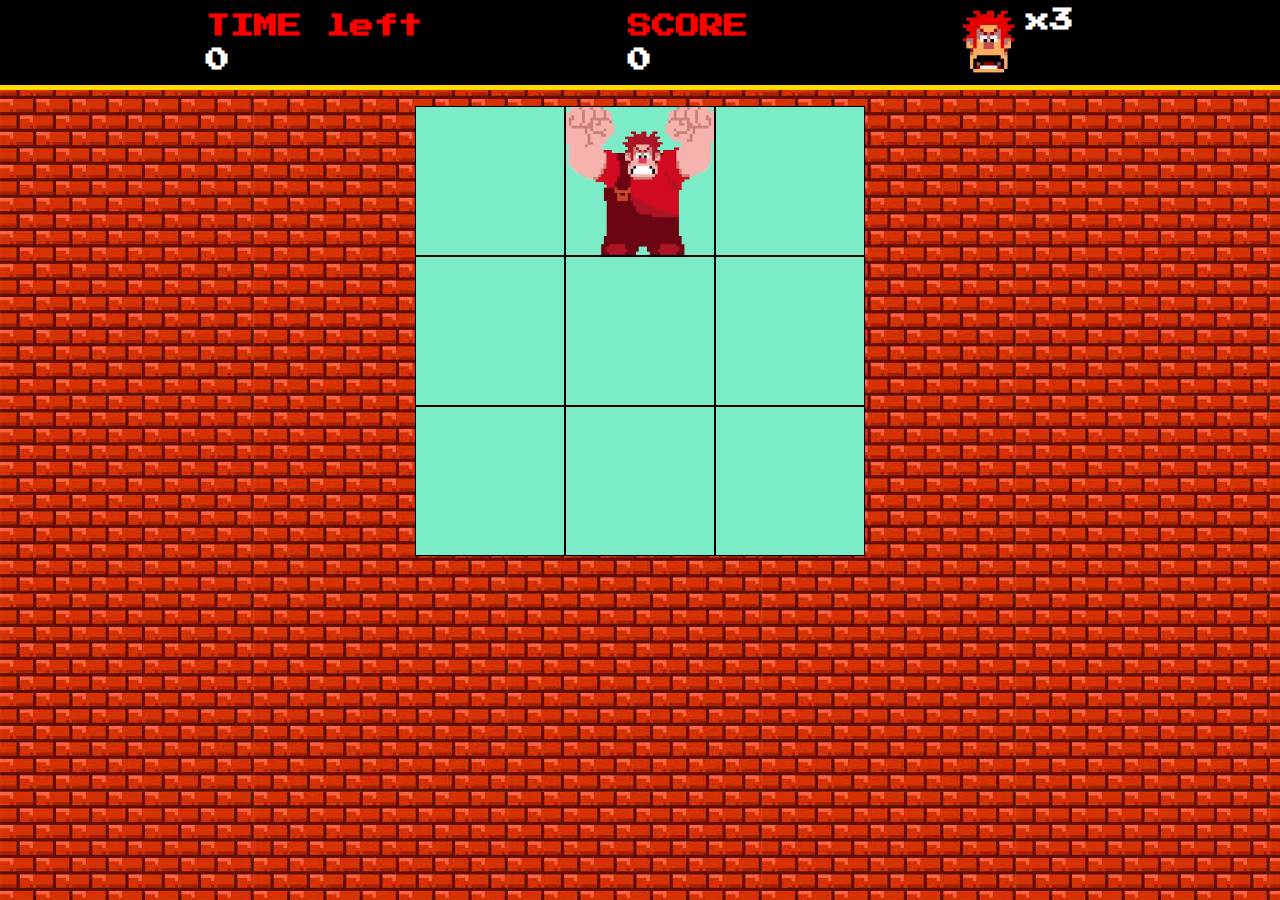
<file: Detona Raph/index.html>
<!DOCTYPE html>
<html lang="pt-br">
<head>
    <!--configurações  -->
    <meta charset="UTF-8">
    <meta name="viewport" content="width=device-width, initial-scale=1.0">
    <title>Detona Ralph - The Game</title>
    <!-- Fontes -->
    <link rel="preconnect" href="https://fonts.googleapis.com">
    <link rel="preconnect" href="https://fonts.gstatic.com" crossorigin>
    <link href="https://fonts.googleapis.com/css2?family=Press+Start+2P&display=swap" rel="stylesheet">
    <!-- Folhas de Estilo -->
    <link rel="stylesheet" href="./styles/reset.css">
    <link rel="stylesheet" href="./styles/style.css">
</head>
<body>
    <div class="container">
        <!-- Menu do jogo -->
        <div class="menu">
            <div class="time">
                <H2 style="color: red;">TIME left</H2>
                <H2 id="Time-left" style="margin-top: 10px;">0</H2>
            </div>
            <div class="score">
                <H2 style="color: red;">SCORE</H2>
                <H2 id="score" style="margin-top: 10px;">0</H2>
            </div>
            <div class="lives">
                <img src="./imgs/Player.png" alt="foto do player" height="70px">
                <h2>x3</h2>
            </div>

        </div>
        <!-- Painel principal -->
        <div class="panel">
            <div class="panel-row">
                <div class="square" id="1"></div>
                <div class="square" id="2"></div>
                <div class="square" id="3"></div>
            </div>

            <div class="panel-row">
                <div class="square" id="4"></div>
                <div class="square" id="5"></div>
                <div class="square" id="6"></div>
            </div>

            <div class="panel-row">
                <div class="square" id="7"></div>
                <div class="square" id="8"></div>
                <div class="square" id="9"></div>
            </div>
        </div>
    </div>
    

    <script defer src="./scripts/main.js" ></script>
</body>
</html>
</file>
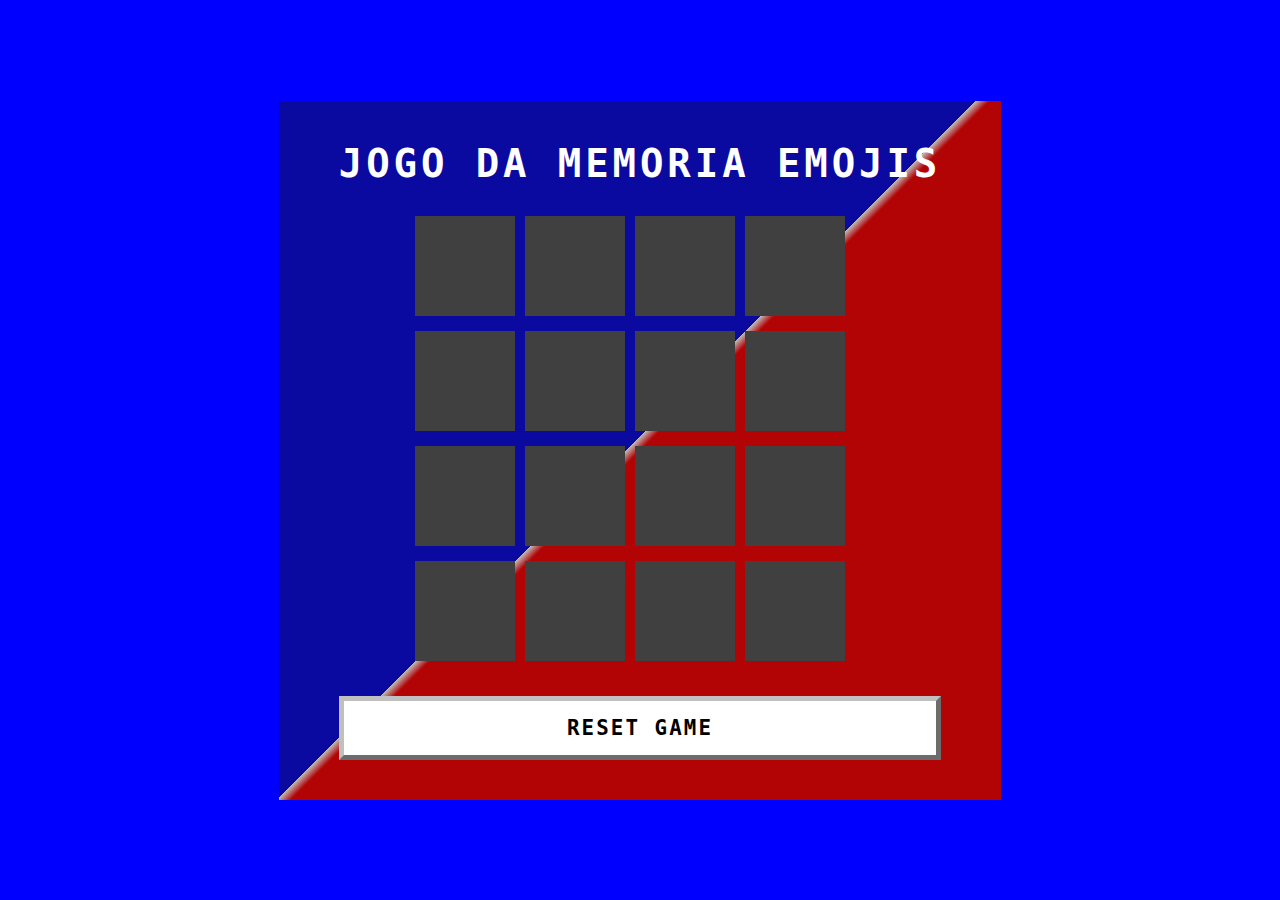
<file: Jogo  da Memoria/index.html>
<!DOCTYPE html>
<html lang="pt-br">
<head>
    <meta charset="UTF-8">
    <meta name="viewport" content="width=device-width, initial-scale=1.0">
    <title>Jogo da Memoria</title>
    <link rel="stylesheet" href="./Styles/styles.css">
    <link rel="stylesheet" href="./Styles/reset.css">
</head>
<body>
    <div class="container">
        <h2>Jogo da Memoria Emojis</h2>
        <div class="Game">

        </div>
        <button class="reset" onclick="window.location.reload()"><strong>Reset Game</strong></button>
    </div>
    <script src="./Scripts/main.js"></script>
</body>
</html>
</file>
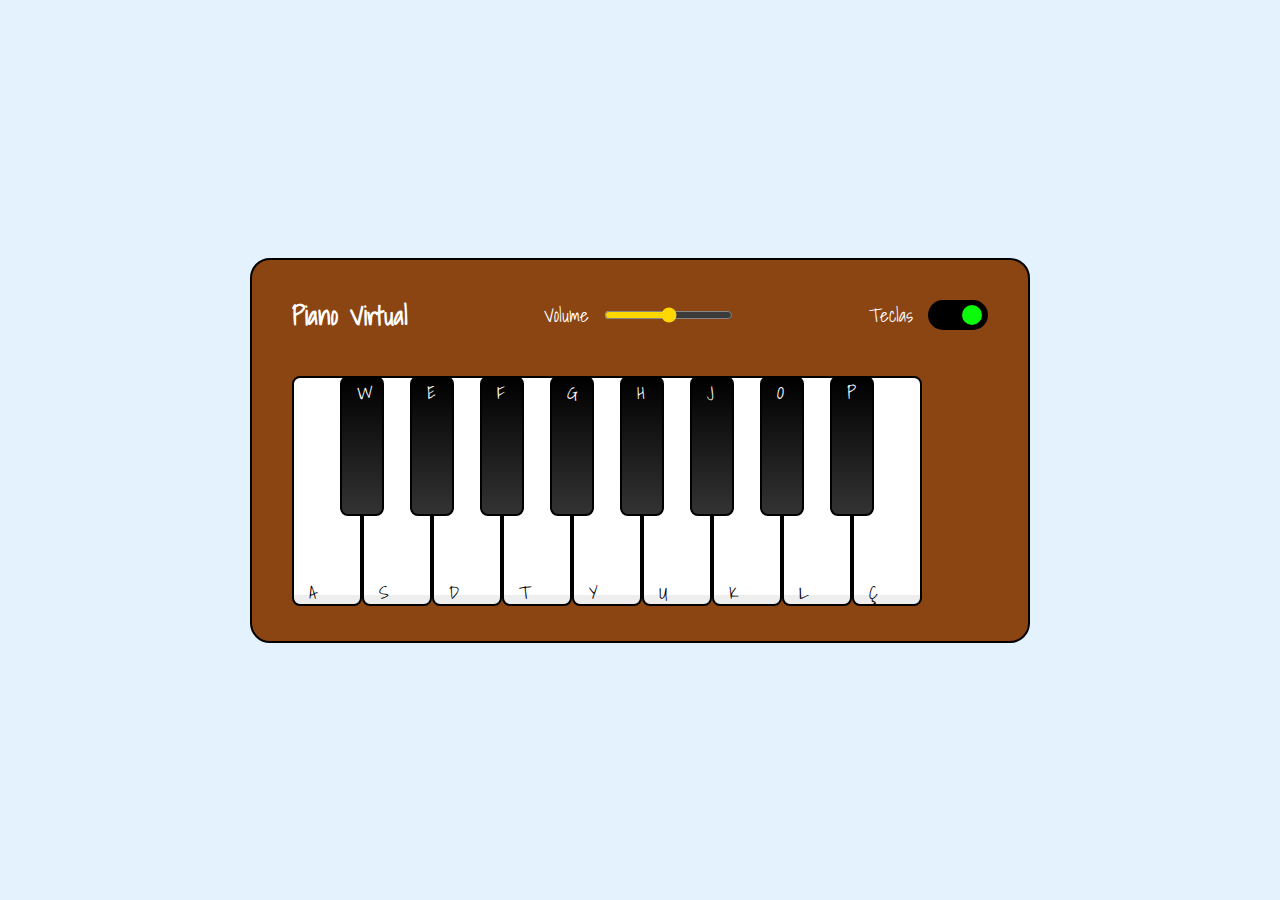
<file: Piano simulator/index.html>
<!DOCTYPE html>
<html lang="pt-br">
<head>
    <meta charset="UTF-8">
    <meta name="viewport" content="width=device-width, initial-scale=1.0">
    <title>Simulador de Piano</title>
    <!-- folhas de estilo -->
    <link rel="stylesheet" href="./Styles/styles.css">
    <link rel="stylesheet" href="./Styles/reset.css">
    
    <!-- Fontes -->
    <link rel="preconnect" href="https://fonts.googleapis.com">
    <link rel="preconnect" href="https://fonts.gstatic.com" crossorigin>
    <link href="https://fonts.googleapis.com/css2?family=Shadows+Into+Light&display=swap" rel="stylesheet">

</head>
<body>
    
    <div class="container">
        <header>
            <h2>Piano Virtual</h2>
            <div class="colunm Volume-control">
                 <span>Volume</span> <br>
                 <input type="range">
            </div>
            <div class="colunm keys-Check">
                <span>Teclas</span> <br>
                 <input type="checkbox" checked>
            </div>
        </header>
        <!-- Teclas do Piano -->
        <ul class="piano-keys">
            <li class="keys White" data-key = "A" ><span>A</span></li>
            <li class="keys Black" data-key = "W" ><span>W</span></li>
            <li class="keys White" data-key = "S" ><span>S</span></li>
            <li class="keys Black" data-key = "E" ><span>E</span></li>
            <li class="keys White" data-key = "D" ><span>D</span></li>
            <li class="keys Black" data-key = "F" ><span>F</span></li>
            <li class="keys White" data-key = "T" ><span>T</span></li>
            <li class="keys Black" data-key = "G" ><span>G</span></li>
            <li class="keys White" data-key = "Y" ><span>Y</span></li>
            <li class="keys Black" data-key = "H" ><span>H</span></li>
            <li class="keys White" data-key = "U" ><span>U</span></li>
            <li class="keys Black" data-key = "J" ><span>J</span></li>
            <li class="keys White" data-key = "K" ><span>K</span></li>
            <li class="keys Black" data-key = "O" ><span>O</span></li>
            <li class="keys White" data-key = "L" ><span>L</span></li>
            <li class="keys Black" data-key = "P" ><span>P</span></li>
            <li class="keys White" data-key = "Ç" ><span>Ç</span></li> 
        </ul>
        
    </div>

    <script src="./Scripts/main.js" defer></script>
</body>
</html>
</file>
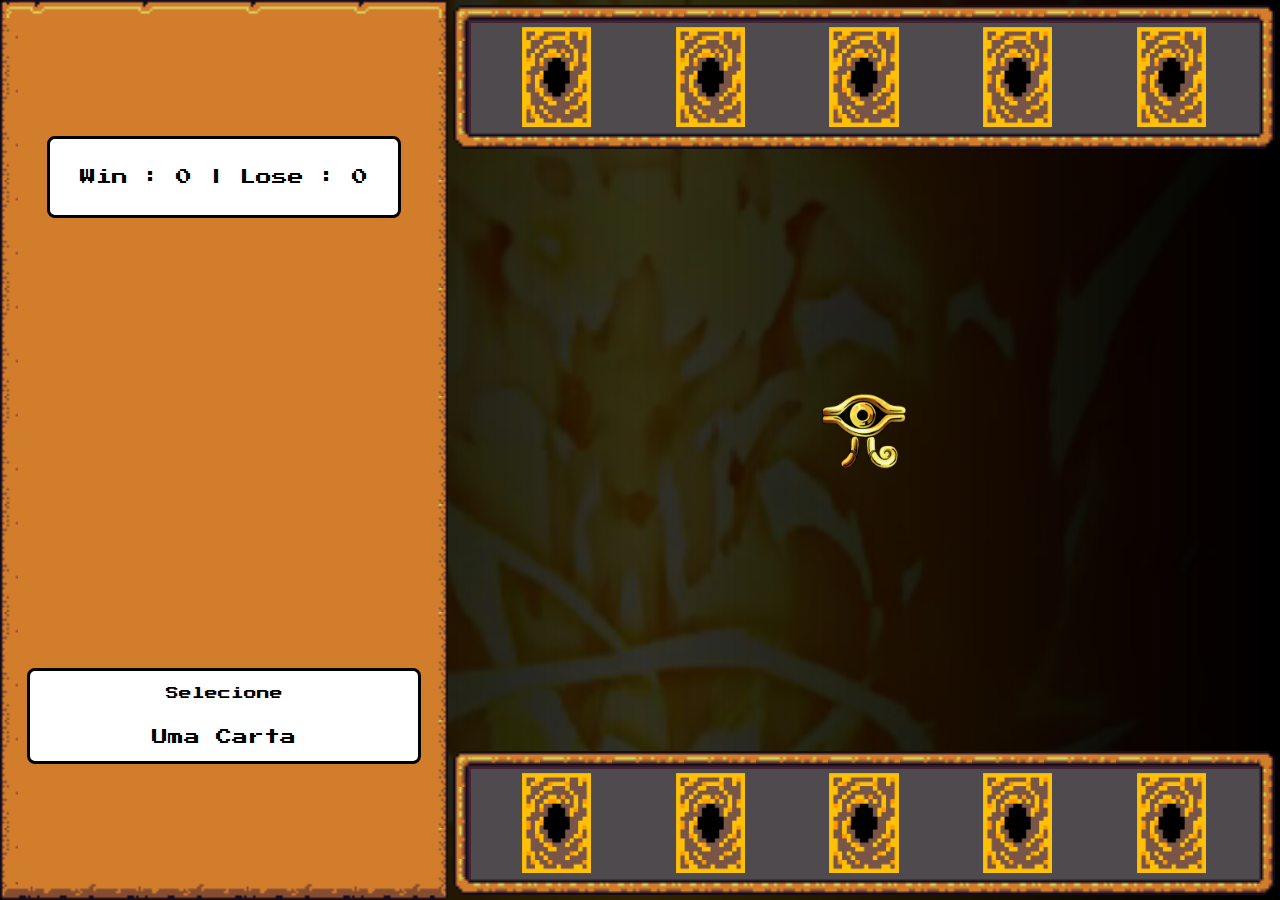
<file: Yu-Gi-Oh! - Jogo de Cartas/index.html>
<!DOCTYPE html>
<html lang="pt-br">
<head>
    <meta charset="UTF-8">
    <meta name="viewport" content="width=device-width, initial-scale=1.0">
    <link rel="icon" type="image/png" href="./src/assets/icons/millenium.png">
    <!-- links css -->
    <link rel="stylesheet" href="./src/styles/reset.css">
    <link rel="stylesheet" href="./src/styles/main.css">
    <link rel="stylesheet" href="./src/styles/containers_and_frames.css">
    <link rel="stylesheet" href="./src/styles/buttons.css">

    <!-- Fontes de texto -->
    <link rel="preconnect" href="https://fonts.googleapis.com">
    <link rel="preconnect" href="https://fonts.gstatic.com" crossorigin>
    <link href="https://fonts.googleapis.com/css2?family=Press+Start+2P&display=swap" rel="stylesheet">


    <title>Yu-Gi-Oh! - JO KEN PO!</title>


</head>
<body>
    <audio id="trilha-som" loop>
        <source src="./src/assets/audios/egyptian_duel.mp3" type="audio/mp3">
    </audio>

    <div class="bg-video">
        <video class="video" autoplay loop  muted>
            <source src="./src/assets/video/yugi.mp4" type="video/mp4">
        </video>
    </div>
    <div class="container">
        <div class="container__left framed-golden-2" >
            <div class="score_box frame">
                <span id="score_points">
                    Win : 0 | Lose : 0
                </span>
            </div>
            <div class="menu_avatar">
                <img id="card-image">
            </div>
            <div class="card_details frame">
                <p id="card-name">Selecione</p>
                <p id="card-type">Uma Carta</p>
            </div>
        </div>
        <div class="container__right">
            <div class="card-box__container">
                <div class="card_box framed" id="oponente">

                </div>
                <div class="card-versus">
                    <div class="versus-top">
                        <div class="card-infield">
                            <img id="Player-card" height="180px" width="125px" >
                        </div>
                        
                        <img src="./src/assets/icons/millenium2.png" height="100px">

                        <div class="card-infield">
                            <img id="inimie-card" height="180px" width="125px" >
                        </div>

                    </div>

                    <div class="versus-bottom">
                        <button id="next-duel" class="rpgui-button" onclick="resetGame()"></button>
                    </div>
                </div>
                <div class="card_box framed" id="Player">

                </div>
            </div>
        </div>
    </div>

    <!-- Codigos JS -->
    <script src="./src/scripts/engine.js" defer></script>
</body>
</html>
</file>
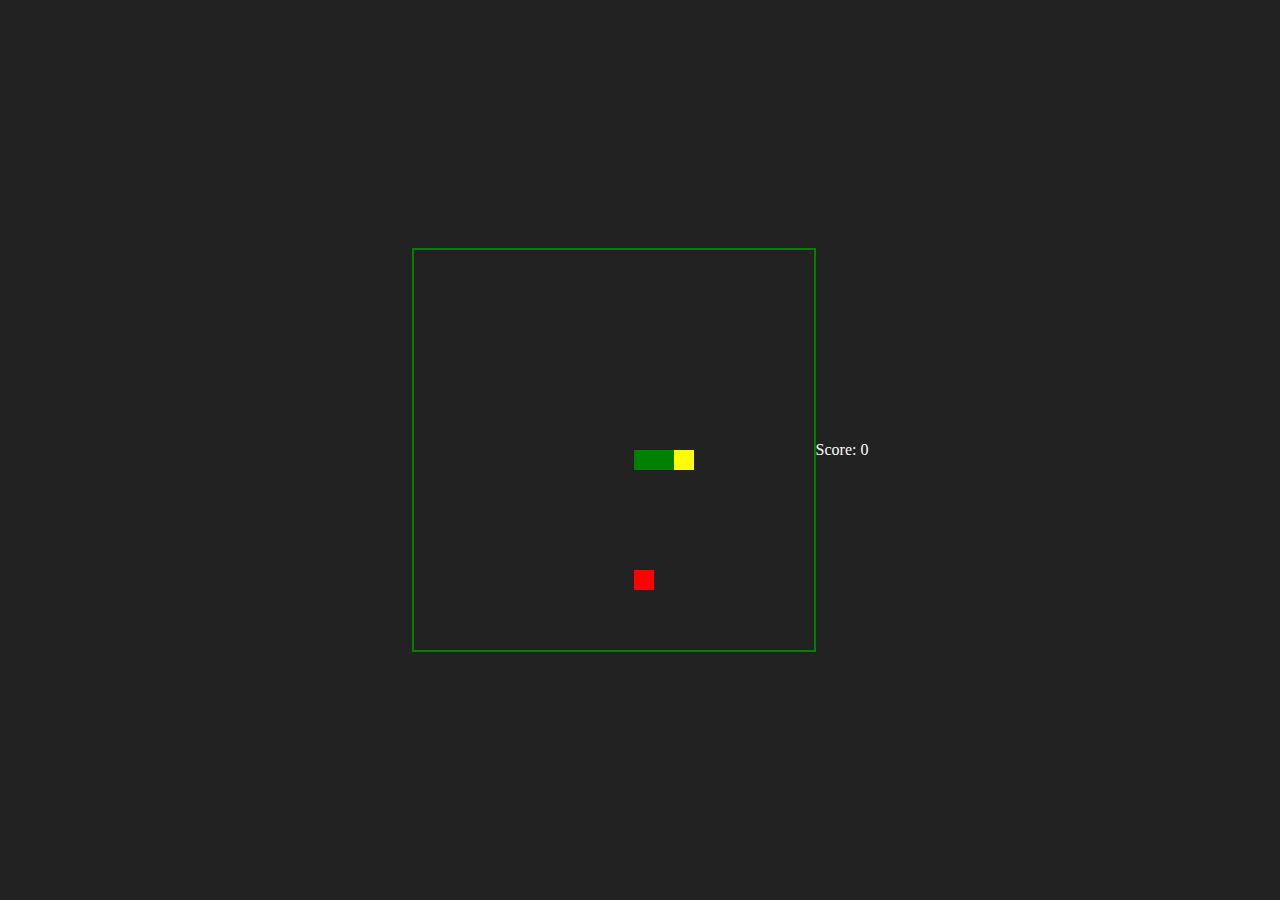
<file: Cobrinha/Snake Game.html>
<!DOCTYPE html>
<html lang="pt-br">
<head>
    <meta charset="UTF-8">
    <meta name="viewport" content="width=device-width, initial-scale=1.0">
    <title>Snake Game</title>
    <!--Folha de Estilo-->
    <style>
        body {
            display: flex;
            justify-content: center;
            align-items: center;
            height: 100vh;
            margin: 0;
            background-color: #222;
            color: #fff;
        }
        #game-board {
            border: 2px solid #008000;
        }
    </style>
</head>
<body>
    <!-- placar de pontuação e hub do jogo-->
    <canvas id="game-board" width="400" height="400"></canvas>
    <div id="score"></div>

    <!-- programação do jogo-->

    <script>
        document.addEventListener("DOMContentLoaded", () => {
            const canvas = document.getElementById("game-board");
            const ctx = canvas.getContext("2d");
            const box = 20;
            let snake = [{ x: 200, y: 200 }, { x: 180, y: 200 }, { x: 160, y: 200 }];
            let food = { x: Math.floor(Math.random() * 20) * box, y: Math.floor(Math.random() * 20) * box };
            let dx = 20;
            let dy = 0;
            let score = 0;

            //Definindo os comando de movimentação da cobrinha nas 4 direções
            document.addEventListener("keydown", changeDirection);

            function changeDirection(event) {
                const keyPressed = event.keyCode;
                if (keyPressed === 37 && dx !== box) { dx = -box; dy = 0; }
                if (keyPressed === 38 && dy !== box) { dx = 0; dy = -box; }
                if (keyPressed === 39 && dx !== -box) { dx = box; dy = 0; }
                if (keyPressed === 40 && dy !== -box) { dx = 0; dy = box; }
            }

            function draw() {
                ctx.clearRect(0, 0, canvas.width, canvas.height);
                snake.forEach(drawSnakePart);
                drawFood();
                moveSnake();
                if (isGameOver()) {
                    clearInterval(game);
                    alert("Game Over! Score: " + score);
                }
                drawScore();
            }
            // criando a cobrinha
            function drawSnakePart(snakePart, index) {
                ctx.fillStyle = index === 0 ? "#ff0" : "#008000"; // Cor da cabeça é amarela, corpo é branco
                ctx.fillRect(snakePart.x, snakePart.y, box, box);
            }
            //criando a "maça"
            function drawFood() {
                ctx.fillStyle = "#f00";
                ctx.fillRect(food.x, food.y, box, box);
            }

            //Função de movimento e tamanho da cobra e contagem de pontos 

            function moveSnake() {
                const head = { x: snake[0].x + dx, y: snake[0].y + dy };
                snake.unshift(head);
                if (head.x === food.x && head.y === food.y) {
                    score += 10;
                    food = { x: Math.floor(Math.random() * 20) * box, y: Math.floor(Math.random() * 20) * box };
                } else {
                    snake.pop();
                }
            }

            //tela de Game Over

            function isGameOver() {
                return (
                    snake[0].x < 0 ||
                    snake[0].x >= canvas.width ||
                    snake[0].y < 0 ||
                    snake[0].y >= canvas.height ||
                    snake.slice(1).some(part => part.x === snake[0].x && part.y === snake[0].y)
                );
            }

            function drawScore() {
                document.getElementById("score").innerHTML = "Score: " + score;
            }

            const game = setInterval(draw, 150);
        });
    </script>
</body>
</html>
</file>
<file: Detona Raph/styles/style.css>
body{
    background-color: green
}

.container{
    display: flex;
    flex-direction: column;
    height: 100vh;
    background-image: url(../imgs/wall.jpg);
}

.menu{
    display: flex;
    justify-content: space-evenly;
    align-items: center;

    height: 90px;
    width: 100%;
    background-color: #000;
    color: #fff;
    border-bottom: 5px solid #ffd900;
}

.panel {
    margin-top: 1rem;
    display: flex;
    align-items: center;
    justify-content: center;

}

.square{
    height: 150px;
    width: 150px;
    border: 1px solid #000;
    background-color: #7cecc7;
}

.enemy{
    background-image: url("../imgs/Detona.png");
    background-size: cover;
}

.lives{
    display: flex;
}
</file>
<file: Jogo  da Memoria/Styles/styles.css>
body{
    display: flex;
    justify-content: center;
    align-items: center;
    min-height: 100vh; 
    background: #0000ff ;
    user-select: none;
}
h2{
    color: #ffff;
    font-size: 3em;
    text-transform: uppercase;
    letter-spacing: 0.1em;
}
.container{
    position: relative;
    display: flex;
    flex-direction: column;
    justify-content: center;
    align-items: center;
    gap: 30px;
    background: linear-gradient(315deg,
   #b20404 50%, #c0c0c0 51%, #0a0aa1 50% );

   padding: 40px 60px;
}

.reset{
    padding: 15px 20px;
    width: 100%;
    color: #000;
    background-color: #ffff;
    border-color: #c0c0c0;
    border-width: 5px;
    font-size: 1.6em;
    letter-spacing: 0.1em;
    text-transform: uppercase;
    cursor: pointer;

}

.reset:focus{
    background-color: #000;
    color: #b20404;
}

.Game{
    width: 450px;
    height: 450px;
    display: flex;
    flex-wrap: wrap;
    gap: 10px;
    transform-style:preserve-3d;
    perspective: 500px;

}

.item{
    position: relative;
    width: 100px;
    height: 100px;
    display: flex;
    align-items: center;
    justify-content: center;
    background-color: #ffff;
    font-size: 40px;

    transform: rotateY(180deg);
    transition: 0.25s ;
}

.item::after{
    content: "";
    position: absolute;
    inset: 0;
    background: #404040;
    transition: 0.25s ;
    transform: rotateY(0deg);
    backface-visibility: hidden;
}

.item.boxOpen{
    transform: rotateY(0deg);
}

.boxOpen::after,
.boxMatch::after{
    transform: rotateY(180deg);
 
}
</file>
<file: Piano simulator/Styles/styles.css>
body{
    display: flex;
    align-items: center;
    justify-content: center;
    min-height: 100vh;
    background-color: #e3f2fd;
    user-select: none;
}

ul{
    list-style: none;
}

.container{
    width: 780px;
    border-radius: 20px;
    padding: 35px 40px;
    border: 2px solid black;
    background-color: #8B4513;
}

.container header{
    color:#0000;
    display: flex;
    align-items: center;
    justify-content: space-between;
}

header h2 {
    font-size: 1.6rem;
    color: #fff;
}

header .colunm {
    display: flex;
    align-items: center;
}


header .colunm span{
    font-weight: 500;
    margin-right: 15px;
    font-size: 1.19rem;
    color: #fff;
}

.Volume-control input{
    accent-color: #FFD700;

}

.keys-Check input{
    width: 60px;
    height: 30px;
    appearance: none;
    border-radius: 30px;
    background-color: black;
    cursor: pointer;
    position: relative;

}

.keys-Check input::before{
    content: "";
    background-color: #ff1313;
    height: 20px;
    width: 20px;
    top: 50%;
    left: 0.3rem;
    border-radius: inherit;
    position: absolute;
    transform: translateY(-50%);
    transition: all 0.3s ease;
}

.keys-Check
input:checked::before{
    left: 2.1rem;
    background-color: #0bfa0b;   
}

.piano-keys{
    display: flex;
    margin-top: 40px; 

}

.piano-keys .key{
    cursor: pointer;
    list-style: none;
    color: #a2a2a2;
    user-select:none;
    position: relative; 
    text-transform: uppercase;
}

.piano-keys .White{
    width: 70px;
    height: 230px;
    border: 2px solid black;
    border-radius: 8px;
    background: linear-gradient(#fff 96%, #eee 4%);
}

.piano-keys .Black{
    width: 44px;
    height: 140px;
    z-index: 2;
    margin: 0 -22px 0 -22px;
    border-radius: 0 0 5px 5px;
    border: 2px solid black;
    background: linear-gradient(#000, #333);
    border-radius: 8px;
    color: #fff;
}

.piano-keys .White span {
    position: relative;
    width: 100%;
    font-size: 1.13rem;
    bottom: -200px;
    left: 15px;

}
.piano-keys .Black span {
    position: relative;
    width: 100%;
    font-size: 1.13rem;
    left: 15px;

}


.piano-keys .White.active{
    box-shadow: inset -5px 5px 20px rgba(0,0,0,0.2);
    background: linear-gradient(to bottom #fff 0%, #eee 100%);
}

.piano-keys .Black.active{
    box-shadow: inset -5px 5px 20px rgba(255,255,255,0.1);
    background: linear-gradient(to bottom #000, #434343);
}

.piano-keys .keys.hide span{
    display: none;
}
</file>
<file: Yu-Gi-Oh! - Jogo de Cartas/src/styles/main.css>
body{
    cursor: url(../assets/cursor/yugicursor.png), default;
}

button,a,img:hover,button:hover, a:hover{
    cursor: url(../assets/cursor/yamiyugicursorGLOW.png), auto;
}

.bg-video{
    position: absolute;
    z-index: -2;
    width: 100vw;
    height: 100vh;
    overflow: hidden;
    display: flex;
    justify-content: center;
}
.bg-video .video{
    height: 100vh;
    /* width: 100vw; */

}


.bg-video::after{
    content: "";
    position: absolute;
    top: 0;
    left: 0;
    height: 100vh;
    width: 100vw;
    background: linear-gradient(
        90deg, rgba(0,0,0,1)0%,
        rgba(0,0,0,0.8)50%,
        rgba(0,0,0,1)100%
    );
}

.container{
    position: relative;
    z-index: 3;
    display: flex;
    height: 100vh;

}

.container__left{
    width: 35%;
    min-width: 300px;
    display: flex;
    flex-direction: column;
    align-items: center;
    justify-content: space-around;
    
}

.container__right{
    width: 65%;

}

.score_box{
    background-color: #fff;
    padding: 30px;

}

.frame{
    border: 3px solid #000;
    border-radius: 8px;
}

.card_details{
    background-color: #fff;
    padding: 1rem;
    display: flex;
    flex-direction: column;
    align-items: center;
    justify-content: space-between;
    height: 6rem;
    width: 100%;
}

#card-name{
    font-size: 0.8rem;

}

#card-type{
    font-size: 1rem;
}

.card-box__container{
    height: 100vh;
    display: flex;
    flex-direction: column;
    justify-content: space-between;
    padding: 0.3rem;

}

.card_box{
    height: 9rem;
    width: 100%;
    display: flex;
    flex-direction: row;
    align-items: center;
    justify-content: space-around;
}

.card-versus{
    display: flex;
    flex-direction: column;
    padding: 0.1rem;
    height: 300px;
    margin-top: 5rem;
    /* border: 3px solid wheat; */
}

.versus-top,.versus-bottom{
    display: flex;
    align-items: center;
    justify-content: center;

}

.card-infield{
    height: 11.2rem;
    /* border: 3px solid #fff; */
    width: 8rem;
    border-radius: 8px;

}

.versus-bottom{
    margin-top: 1rem;

}

#next-duel{
    display: none;
}

.card{
    transition: transform 0.2s;
}

.card:hover{
    transform: scale(1.5);
}
</file>
<file: Yu-Gi-Oh! - Jogo de Cartas/src/styles/containers_and_frames.css>
/**
* customized divs (containers) and framed objects (background and frame image).
*/

/* game div without background image*/
.rpgui-container {
  /* position style and default z */
  position: fixed;
  z-index: 10;

  overflow: show;
}

/* game div with background image*/
.framed {
  /* border */
  border-style: solid;
  border-image-source: url("../assets/rpg/border-image.png");
  border-image-repeat: repeat;
  border-image-slice: 6 6 6 6;
  border-image-width: 18px;
  border-width: 15px;
  padding: 12px;

  /* internal border */
  box-sizing: border-box;
  -moz-box-sizing: border-box;
  -webkit-box-sizing: border-box;

  /* background */
  background: url("../assets/rpg/background-image.png") repeat repeat;
  background-clip: padding-box;
  background-origin: padding-box;
  background-position: center;
}

/* game div with golden background image*/
.framed-golden {
  /* border */
  border-style: solid;
  border-image-source: url("../assets/rpg/border-image-golden.png");
  border-image-repeat: repeat;
  border-image-slice: 4 4 4 4;
  border-image-width: 18px;
  border-width: 15px;
  padding: 12px;

  /* internal border */
  box-sizing: border-box;
  -moz-box-sizing: border-box;
  -webkit-box-sizing: border-box;

  /* background */
  background: url("../assets/rpg/background-image-golden.png") repeat repeat;
  background-clip: padding-box;
  background-origin: padding-box;
  background-position: center;
}

/* game div with golden2 background image*/
.framed-golden-2 {
  /* border */
  border-style: solid;
  border-image-source: url("../assets/rpg/border-image-golden2.png");
  border-image-repeat: repeat;
  border-image-slice: 8 8 8 8;
  border-image-width: 18px;
  border-width: 15px;
  padding: 12px;

  /* internal border */
  box-sizing: border-box;
  -moz-box-sizing: border-box;
  -webkit-box-sizing: border-box;

  /* background */
  background: url("../assets/rpg/background-image-golden2.png") repeat repeat;
  background-clip: padding-box;
  background-origin: padding-box;
  background-position: center;
}

/* game div with soft grey background image*/
.framed-grey {
  position: relative;

  /* border */
  border-style: solid;
  border-image-source: url("../assets/rpg/border-image-grey.png");
  border-image-repeat: repeat;
  border-image-slice: 3 3 3 3;
  border-image-width: 7px;
  border-width: 7px;
  padding: 12px;

  /* internal border */
  box-sizing: border-box;
  -moz-box-sizing: border-box;
  -webkit-box-sizing: border-box;

  /* background */
  background: url("../assets/rpg/background-image-grey.png") repeat repeat;
  background-clip: padding-box;
  background-origin: padding-box;
  background-position: center;
}
</file>
<file: Yu-Gi-Oh! - Jogo de Cartas/src/styles/buttons.css>
/**
* Styling for buttons
*/

/* button style */
.rpgui-button {
  /* hide button default stuff */
  background-color: Transparent;
  background-repeat: no-repeat;
  border: none;
  overflow: hidden;
  outline: none;

  /* background */
  background: url("../assets/rpg/button.png") no-repeat no-repeat;
  background-clip: padding-box;
  background-origin: padding-box;
  background-position: center;
  background-size: 100% 100%;

  /* font size */
  font-size: 1em;

  /* default size and display */
  max-width: 100%;
  min-width: 140px;
  height: 60px;
  display: inline-block;

  /* padding */
  padding-left: 35px;
  padding-right: 35px;
}

/* button hover */
.rpgui-button.hover,
.rpgui-button:hover {
  background-image: url("../assets/rpg/button-hover.png");
}

/* button clicked */
.rpgui-button.down,
.rpgui-button:active {
  background-image: url("../assets/rpg/button-down.png");
}

/* golden button stuff */
.rpgui-button.golden p {
  display: inline-block;
}

/* golden button style */
.rpgui-button.golden {
  /* hide button default stuff */
  background-color: Transparent;
  background-repeat: no-repeat;
  border: none;
  overflow: hidden;
  outline: none;

  /* background */
  background: url("../assets/rpg/button-golden.png") no-repeat no-repeat;
  background-clip: padding-box;
  background-origin: padding-box;
  background-position: center;
  background-size: 100% 80%;

  /* default size and display */
  max-width: 100%;
  min-width: 140px;
  height: 60px;
  display: inline-block;

  /* padding */
  padding-top: 5px;
  padding-left: 35px;
  padding-right: 35px;
  overflow: visible;
}

/* button hover */
.rpgui-button.golden.hover,
.rpgui-button.golden:hover {
  background-image: url("../assets/rpg/button-golden-hover.png");
}

/* button clicked */
.rpgui-button.golden.down,
.rpgui-button.golden:active {
  background-image: url("../assets/rpg/button-golden-down.png");
}

.rpgui-button.golden:before {
  white-space: nowrap;
  display: inline-block;
  content: "";
  width: 34px;
  display: block;
  height: 110%;
  background: transparent url("../assets/rpg/button-golden-left.png") no-repeat
    right center;
  background-size: 100% 100%;
  margin: 0 0 0 0;
  left: 0px;
  float: left;
  margin-left: -46px;
  margin-top: -5%;
}

.rpgui-button.golden:after {
  white-space: nowrap;
  display: block;
  content: "";
  width: 34px;
  height: 110%;
  background: transparent url("../assets/rpg/button-golden-right.png") no-repeat
    left center;
  background-size: 100% 100%;
  margin: 0 0 0 0;
  right: 0px;
  float: right;
  margin-right: -46px;
  margin-top: -5%;
}

/*
.rpgui-button.golden:hover:before {

  background-image: url('img/button-golden-left-hover.png');
}

.rpgui-button.golden:hover:after {

  background-image: url('img/button-golden-right-hover.png');
}
*/
</file>
